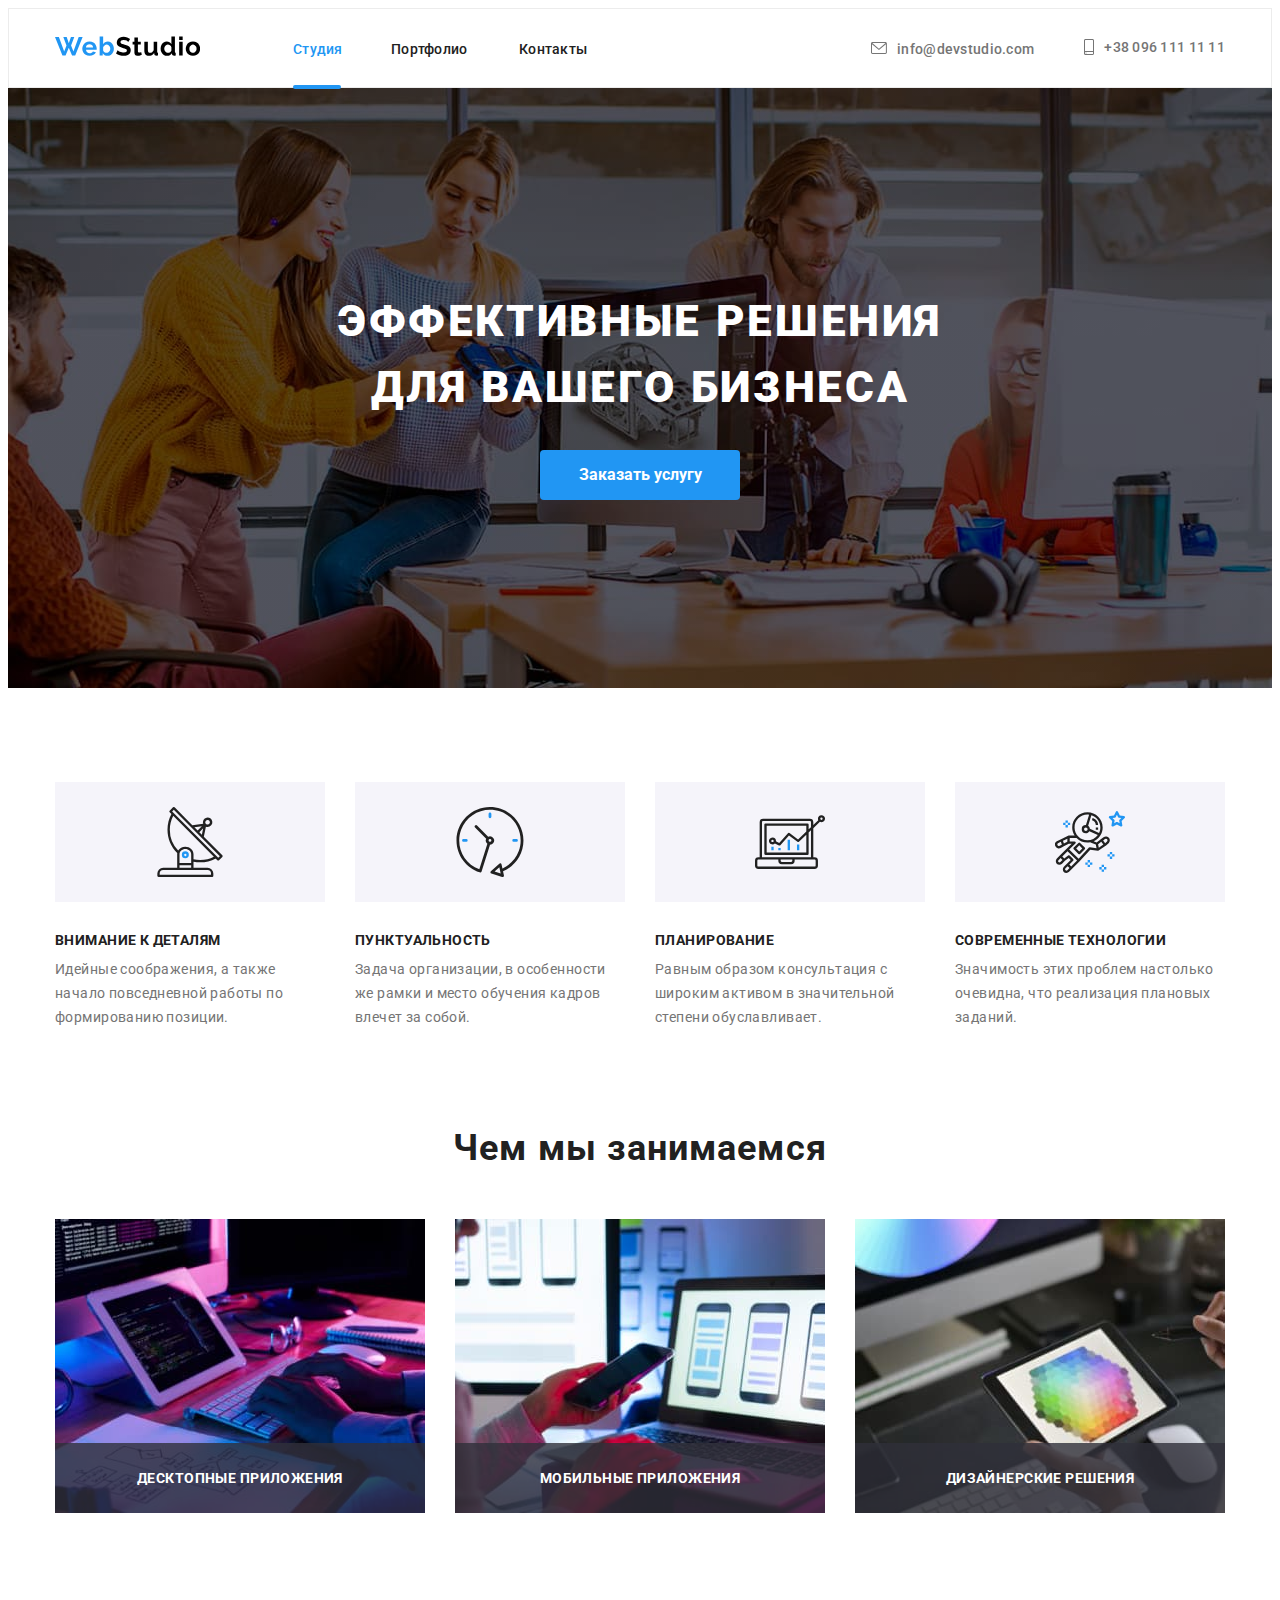
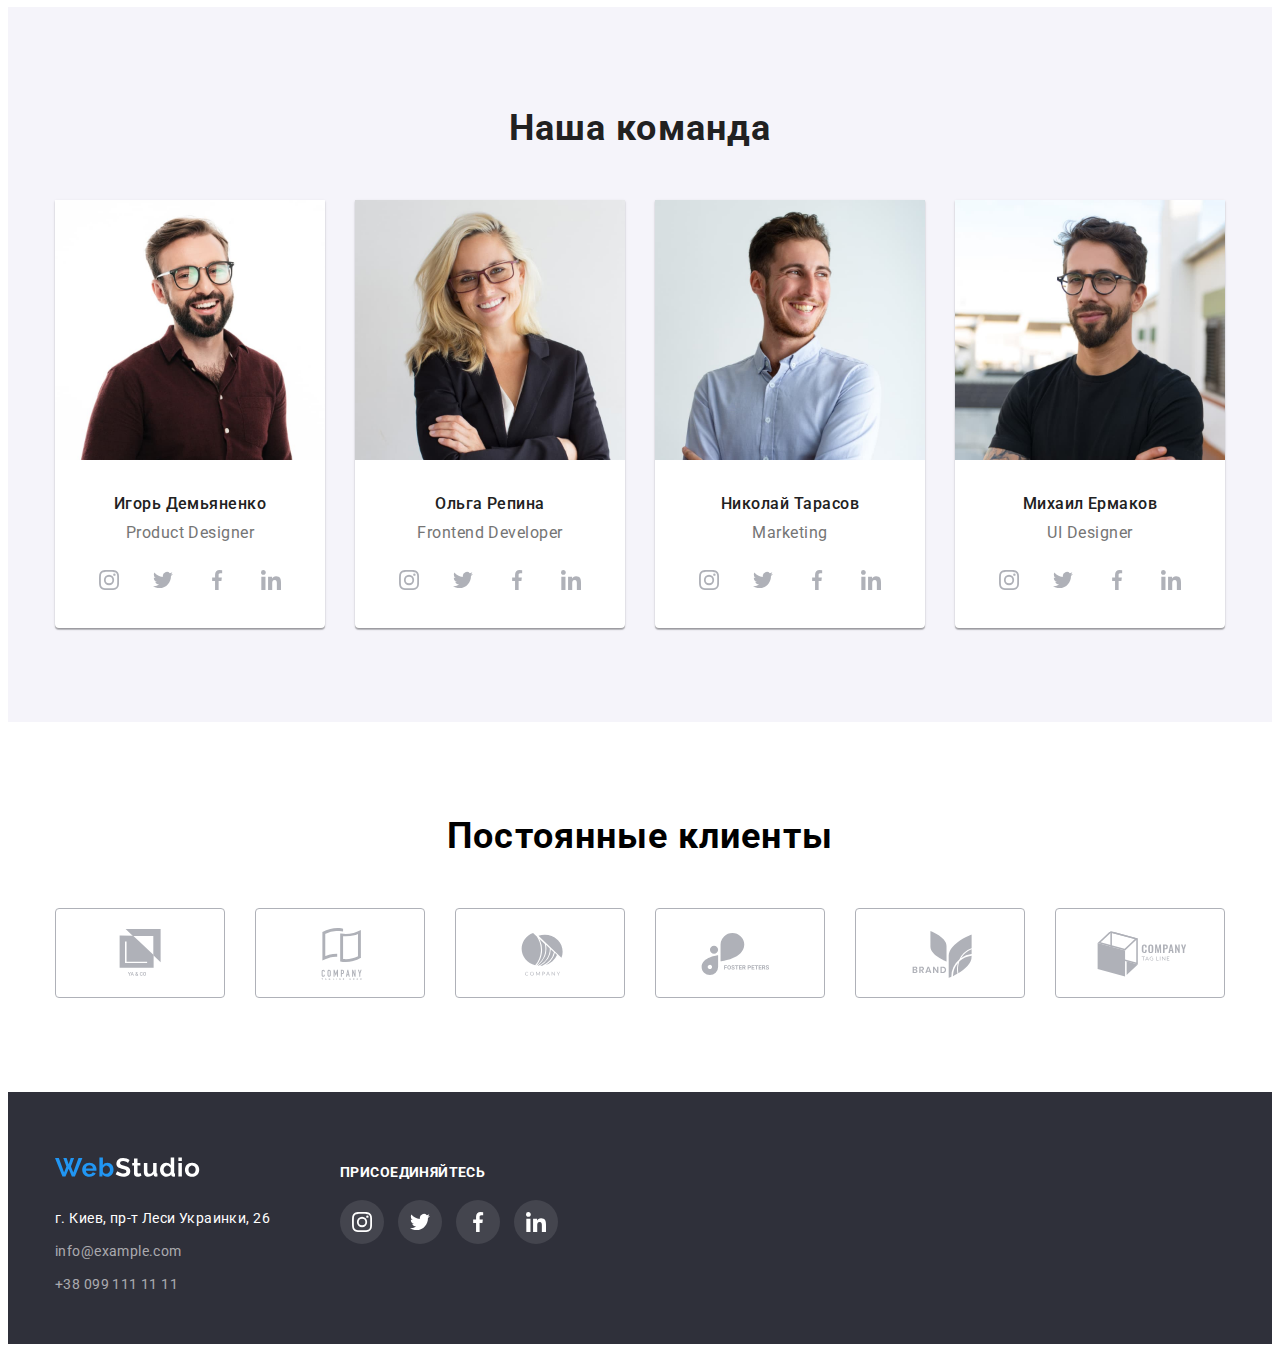
<file: index.html>
<!DOCTYPE html>
<html lang="ru">
  <head>
    <meta charset="UTF-8" />
    <meta name="viewport" content="width=device-width, initial-scale=1.0" />
    <title>Веб-Студия</title>
    <link
      rel="stylesheet"
      href="https://cdnjs.cloudflare.com/ajax/libs/modern-normalize/1.0.0/modern-normalize.min.css"
      integrity="sha512-ISS7cAi1PEhQ8jnbJpJZMd29NlhNj4AWYyLOSp2CE/CsHxTCu+r+t0D2yoJudVrd0/8fTVPUVDzY5Tvli75u/g=="
      crossorigin="anonymous"
    />
    <link rel="preconnect" href="https://fonts.gstatic.com" />
    <link
      href="https://fonts.googleapis.com/css2?family=Roboto:wght@400;500;700;900&display=swap"
      rel="stylesheet"
    />
    <link rel="stylesheet" href="./css/style.css" />
  </head>

  <body>
    <!-- Шапка сайта -->
    <header class="header">
      <div class="container-menu">
        <nav class="menu">
          <a href="#">
            <svg class="logo">
              <use href="./images/symbol.svg#webstudio"></use>
            </svg>
          </a>
          <ul class="menu-list">
            <li class="menu-list-item">
              <a class="menu-link-studio" href="./index.html">Студия</a>
            </li>
            <li class="menu-list-item">
              <a class="menu-link-studio-portfolio" href="./portfolio.html"
                >Портфолио</a
              >
            </li>
            <li class="menu-list-item">
              <a class="menu-link-studio-contacts" href="#">Контакты</a>
            </li>
          </ul>
          <address class="address">
            <ul class="address-list">
              <li class="envelope-item">
                <a class="address-link-mail" href="mailto:info@devstudio.com"
                  ><svg class="envelope">
                    <use href="./images/symbol.svg#envelope"></use>
                  </svg>
                  info@devstudio.com</a
                >
              </li>
              <li class="phone-item">
                <a class="address-link-phone" href="tel:+380961111111"
                  ><svg class="phone">
                    <use href="./images/symbol.svg#smartphone"></use>
                  </svg>
                  +38 096 111 11 11</a
                >
              </li>
            </ul>
          </address>
        </nav>
      </div>
    </header>
    <!-- /Шапка сайта -->
    <main>
      <!-- TOP -->
      <section class="top">
        <div class="container-top">
          <h1 class="top-title">Эффективные решения для вашего бизнеса</h1>
          <div class="order-button">
            <a class="order" href="#" data-open-modal>Заказать услугу</a>
          </div>
        </div>
      </section>
      <!-- /TOP -->
      <!-- О нас -->
      <section class="feature">
        <div class="container-feature">
          <ul class="feature-list">
            <li class="feature-list-item">
              <span class="feature-svg">
                <svg>
                  <use href="./images/symbol.svg#antenna"></use>
                </svg>
              </span>
              <h3 class="feature-title">Внимание к деталям</h3>
              <p class="feature-text">
                Идейные соображения, а также начало повседневной работы по
                формированию позиции.
              </p>
            </li>
            <li class="feature-list-item">
              <span class="feature-svg">
                <svg>
                  <use href="./images/symbol.svg#clock"></use>
                </svg>
              </span>
              <h3 class="feature-title">Пунктуальность</h3>
              <p class="feature-text">
                Задача организации, в особенности же рамки и место обучения
                кадров влечет за собой.
              </p>
            </li>
            <li class="feature-list-item">
              <span class="feature-svg">
                <svg>
                  <use href="./images/symbol.svg#diagram"></use>
                </svg>
              </span>
              <h3 class="feature-title">Планирование</h3>
              <p class="feature-text">
                Равным образом консультация с широким активом в значительной
                степени обуславливает.
              </p>
            </li>
            <li class="feature-list-item">
              <span class="feature-svg">
                <svg>
                  <use href="./images/symbol.svg#astronaut"></use>
                </svg>
              </span>
              <h3 class="feature-title">Современные технологии</h3>
              <p class="feature-text">
                Значимость этих проблем настолько очевидна, что реализация
                плановых заданий.
              </p>
            </li>
          </ul>
        </div>
      </section>
      <!-- /О нас -->
      <!-- Наши спецификации -->
      <section class="orientation">
        <div class="container-orientation">
          <h2 class="orientation-title">Чем мы занимаемся</h2>
          <ul class="orientation-list">
            <li class="orientation-list-item">
              <img
                src="./images/specific1.jpg"
                width="370"
                height="294"
                alt="Верстка сайтов"
              />
              <div class="orientation-box">
                <p class="orientation-text">Десктопные приложения</p>
              </div>
            </li>
            <li class="orientation-list-item">
              <img
                src="./images/specific2.jpg"
                width="370"
                height="294"
                alt="Мобильные приложения"
              />
              <div class="orientation-box">
                <p class="orientation-text">Мобильные приложения</p>
              </div>
            </li>
            <li class="orientation-list-item">
              <img
                src="./images/specific3.jpg"
                width="370"
                height="294"
                alt="Дизайн"
              />
              <div class="orientation-box">
                <p class="orientation-text">Дизайнерские решения</p>
              </div>
            </li>
          </ul>
        </div>
      </section>
      <!-- Наши спецификаци -->
      <!-- Наша команда -->
      <section class="team">
        <div class="container-team">
          <h2 class="team-title">Наша команда</h2>
          <ul class="team-list">
            <li class="team-item">
              <img
                class="team-images"
                src="./images/igor.jpg"
                width="270"
                height="260"
                alt="Игорь Демьяненко-Product Designer"
              />
              <h3 class="person-title">Игорь Демьяненко</h3>
              <p class="person-text">Product Designer</p>
              <span class="social-network">
                <a class="social-network-button" href="#">
                  <svg class="social-networks-icon" width="20px" height="20px">
                    <use href="./images/symbol.svg#instagram"></use>
                  </svg>
                </a>
                <a class="social-network-button" href="#">
                  <svg class="social-networks-icon" width="20px" height="20px">
                    <use href="./images/symbol.svg#twitter"></use>
                  </svg>
                </a>
                <a class="social-network-button" href="#">
                  <svg class="social-networks-icon" width="20px" height="20px">
                    <use href="./images/symbol.svg#facebook"></use>
                  </svg>
                </a>
                <a class="social-network-button" href="#">
                  <svg class="social-networks-icon" width="20px" height="20px">
                    <use href="./images/symbol.svg#linkedin"></use>
                  </svg>
                </a>
              </span>
            </li>
            <li class="team-item">
              <img
                class="team-images"
                src="./images/olga.jpg"
                width="270"
                height="260"
                alt="Ольга Репина-Frontend Developer"
              />
              <h3 class="person-title">Ольга Репина</h3>
              <p class="person-text">Frontend Developer</p>
              <span class="social-network">
                <a class="social-network-button" href="#">
                  <svg class="social-networks-icon" width="20px" height="20px">
                    <use href="./images/symbol.svg#instagram"></use>
                  </svg>
                </a>
                <a class="social-network-button" href="#">
                  <svg class="social-networks-icon" width="20px" height="20px">
                    <use href="./images/symbol.svg#twitter"></use>
                  </svg>
                </a>
                <a class="social-network-button" href="#">
                  <svg class="social-networks-icon" width="20px" height="20px">
                    <use href="./images/symbol.svg#facebook"></use>
                  </svg>
                </a>
                <a class="social-network-button" href="#">
                  <svg class="social-networks-icon" width="20px" height="20px">
                    <use href="./images/symbol.svg#linkedin"></use>
                  </svg>
                </a>
              </span>
            </li>
            <li class="team-item">
              <img
                class="team-images"
                src="./images/nikolay.jpg"
                width="270"
                height="260"
                alt="Николай Тарасов-Marketing"
              />
              <h3 class="person-title">Николай Тарасов</h3>
              <p class="person-text">Marketing</p>
              <span class="social-network">
                <a class="social-network-button" href="#">
                  <svg class="social-networks-icon" width="20px" height="20px">
                    <use href="./images/symbol.svg#instagram"></use>
                  </svg>
                </a>
                <a class="social-network-button" href="#">
                  <svg class="social-networks-icon" width="20px" height="20px">
                    <use href="./images/symbol.svg#twitter"></use>
                  </svg>
                </a>
                <a class="social-network-button" href="#">
                  <svg class="social-networks-icon" width="20px" height="20px">
                    <use href="./images/symbol.svg#facebook"></use>
                  </svg>
                </a>
                <a class="social-network-button" href="#">
                  <svg class="social-networks-icon" width="20px" height="20px">
                    <use href="./images/symbol.svg#linkedin"></use>
                  </svg>
                </a>
              </span>
            </li>
            <li class="team-item">
              <img
                class="team-images"
                src="./images/mikhail.jpg"
                width="270"
                height="260"
                alt="Михаил Ермаков-UI Designer"
              />
              <h3 class="person-title">Михаил Ермаков</h3>
              <p class="person-text">UI Designer</p>
              <span class="social-network">
                <a class="social-network-button" href="#">
                  <svg width="20px" height="20px">
                    <use href="./images/symbol.svg#instagram"></use>
                  </svg>
                </a>
                <a class="social-network-button" href="#">
                  <svg width="20px" height="20px">
                    <use href="./images/symbol.svg#twitter"></use>
                  </svg>
                </a>
                <a class="social-network-button" href="#">
                  <svg width="20px" height="20px">
                    <use href="./images/symbol.svg#facebook"></use>
                  </svg>
                </a>
                <a class="social-network-button" href="#">
                  <svg width="20px" height="20px">
                    <use href="./images/symbol.svg#linkedin"></use>
                  </svg>
                </a>
              </span>
            </li>
          </ul>
        </div>
      </section>
    </main>
    <!-- /Наша команда -->
    <!-- Постоянные Клиенты -->
    <section class="clients">
      <div class="container-clients">
        <h2 class="clients-title">Постоянные клиенты</h2>
        <span class="clients-box">
          <a class="clients-link" href="#">
            <svg class="clients-svg" width="170px" height="90px">
              <use href="./images/symbol.svg#Client1"></use>
            </svg>
          </a>
          <a class="clients-link" href="#">
            <svg class="clients-svg" width="170px" height="90px">
              <use href="./images/symbol.svg#Client2"></use>
            </svg>
          </a>
          <a class="clients-link" href="#">
            <svg class="clients-svg" width="170px" height="90px">
              <use href="./images/symbol.svg#Client3"></use>
            </svg>
          </a>
          <a class="clients-link" href="#">
            <svg class="clients-svg" width="170px" height="90px">
              <use href="./images/symbol.svg#Client4"></use>
            </svg>
          </a>
          <a class="clients-link" href="#">
            <svg class="clients-svg" width="170px" height="90px">
              <use href="./images/symbol.svg#Client5"></use>
            </svg>
          </a>
          <a class="clients-link" href="#">
            <svg class="clients-svg" width="170px" height="90px">
              <use href="./images/symbol.svg#Client6"></use>
            </svg>
          </a>
        </span>
      </div>
    </section>

    <!-- /Постоянные клиенты -->
    <!-- Контакты -->
    <footer class="footer">
      <div class="container-footer">
        <div class="footer-address">
          <svg class="logo-white">
            <use href="./images/symbol.svg#webstudiowhite"></use>
          </svg>
          <ul class="footer-list">
            <li>
              <address>
                <a class="address-location" href="#"
                  >г. Киев, пр-т Леси Украинки, 26</a
                >
              </address>
            </li>
            <li>
              <address>
                <a class="address-footer-mail" href="mailto:info@example.com"
                  >info@example.com</a
                >
              </address>
            </li>
            <li>
              <address>
                <a class="address-footer-phone" href="tel:+380991111111"
                  >+38 099 111 11 11</a
                >
              </address>
            </li>
          </ul>
        </div>
        <div class="footer-network">
          <h3 class="footer-title">присоединяйтесь</h3>
          <a class="footer-network-button" href="#">
            <svg width="20px" height="20px">
              <use href="./images/symbol.svg#instagram"></use>
            </svg>
          </a>
          <a class="footer-network-button" href="#">
            <svg width="20px" height="20px">
              <use href="./images/symbol.svg#twitter"></use>
            </svg>
          </a>
          <a class="footer-network-button" href="#">
            <svg width="20px" height="20px">
              <use href="./images/symbol.svg#facebook"></use>
            </svg>
          </a>
          <a class="footer-network-button" href="#">
            <svg width="20px" height="20px">
              <use href="./images/symbol.svg#linkedin"></use>
            </svg>
          </a>
        </div>
      </div>
    </footer>
    <!-- /Контакты -->
    <!-- Модальное окно -->
    <div class="backdrop is-hidden" data-backdrop>
      <div class="modal">
        <a class="button-modal" data-close-modal>
          <svg class="svg-button">
            <use href="./images/symbol.svg#close"></use>
          </svg>
        </a>
      </div>
    </div>
    <script>
      const refs = {
        openModalBtn: document.querySelector("[data-open-modal]"),
        closeModalBtn: document.querySelector("[data-close-modal]"),
        backdrop: document.querySelector("[data-backdrop]"),
      };

      refs.openModalBtn.addEventListener("click", toggleModal);
      refs.closeModalBtn.addEventListener("click", toggleModal);

      refs.backdrop.addEventListener("click", logBackdropClick);

      function toggleModal() {
        refs.backdrop.classList.toggle("is-hidden");
      }

      function logBackdropClick() {
        console.log("Это клик в бекдроп");
      }
    </script>
    <!-- /Модальное окно -->
  </body>
</html>
</file>
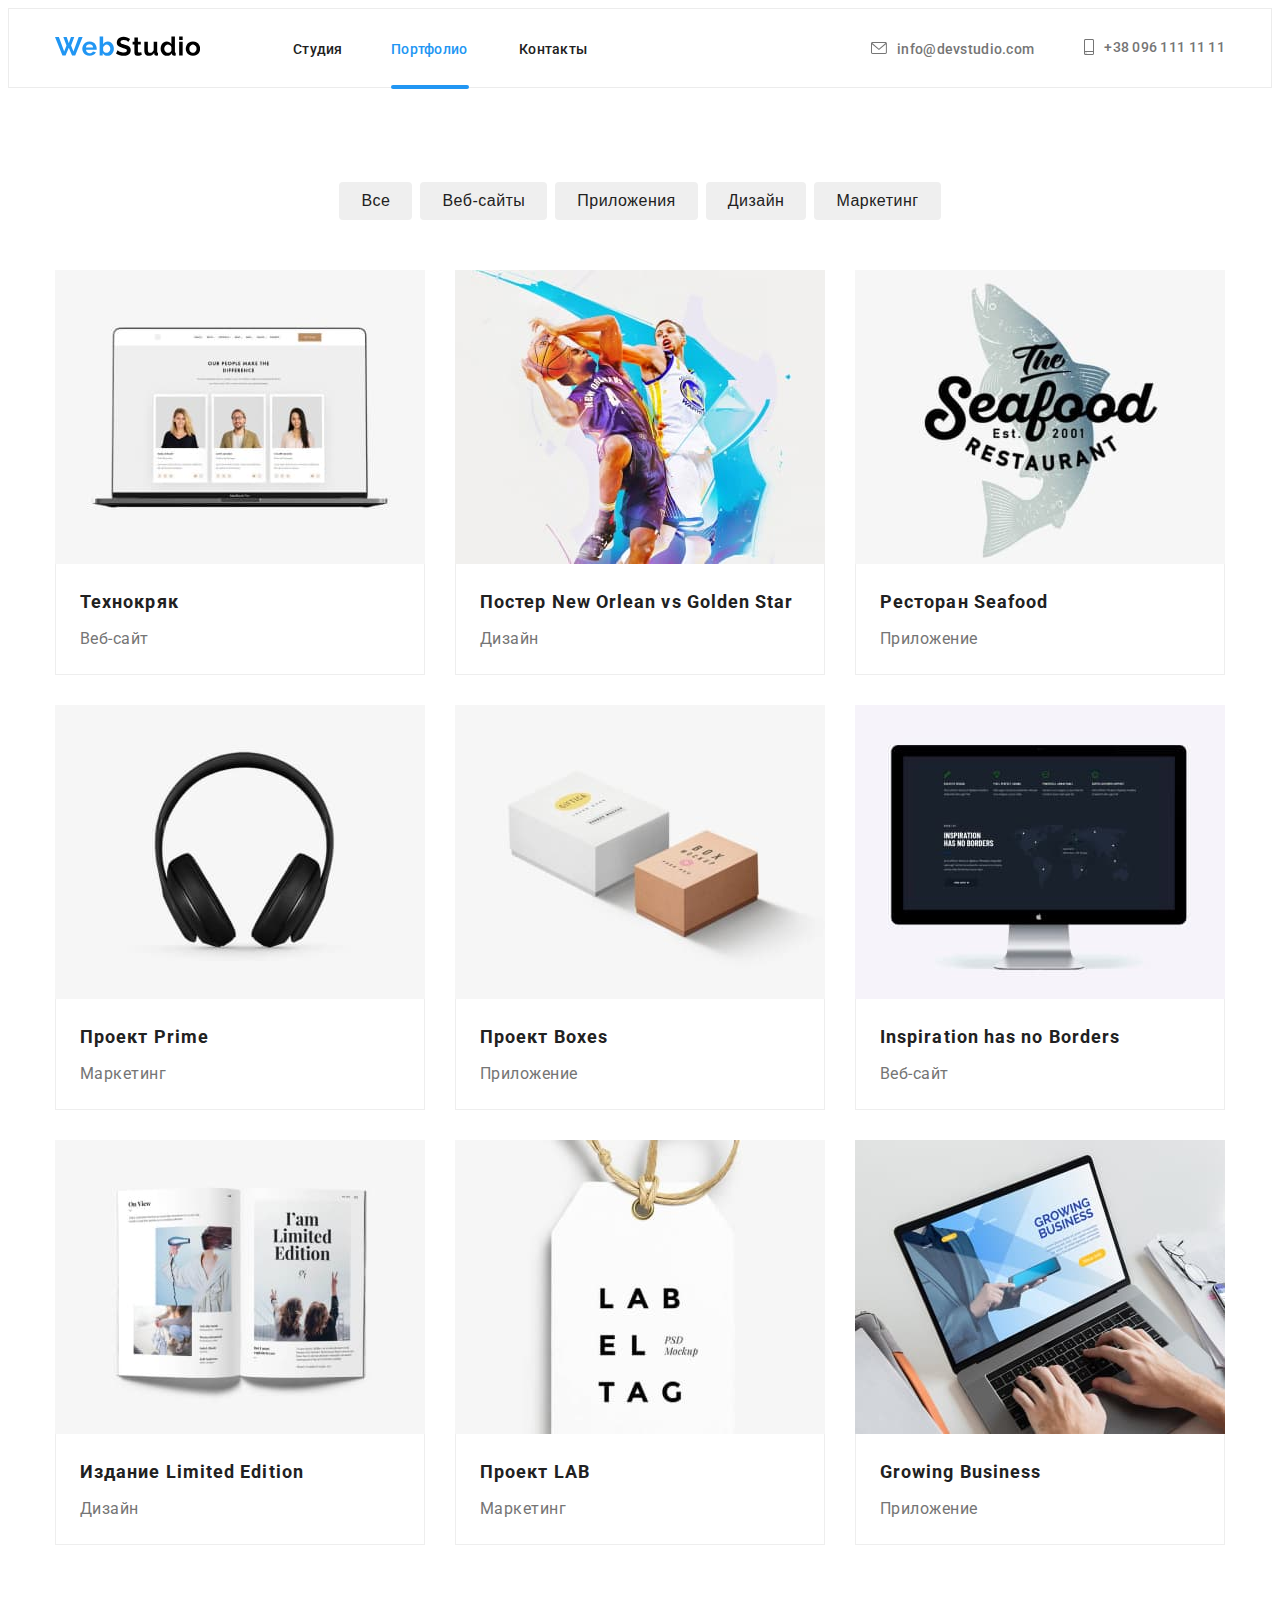
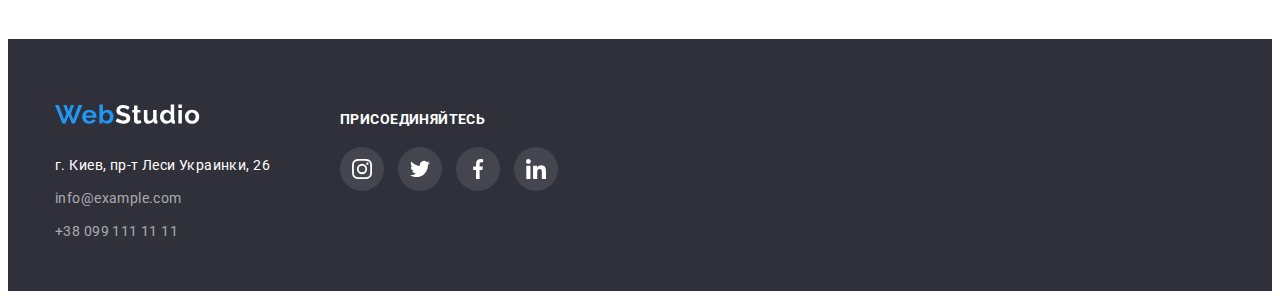
<file: portfolio.html>
<!DOCTYPE html>
<html lang="ru">
  <head>
    <meta charset="UTF-8" />
    <meta name="viewport" content="width=device-width, initial-scale=1.0" />
    <title>Портфолио</title>
    <link
      rel="stylesheet"
      href="https://cdnjs.cloudflare.com/ajax/libs/modern-normalize/1.0.0/modern-normalize.min.css"
      integrity="sha512-ISS7cAi1PEhQ8jnbJpJZMd29NlhNj4AWYyLOSp2CE/CsHxTCu+r+t0D2yoJudVrd0/8fTVPUVDzY5Tvli75u/g=="
      crossorigin="anonymous"
    />
    <link rel="preconnect" href="https://fonts.gstatic.com" />
    <link
      href="https://fonts.googleapis.com/css2?family=Roboto:wght@400;500;700;900&display=swap"
      rel="stylesheet"
    />
    <link rel="stylesheet" href="./css/style.css" />
  </head>

  <body>
    <!-- Шапка сайта -->
    <header class="header">
      <div class="container-menu">
        <nav class="menu">
          <a href="#">
            <svg class="logo">
              <use href="./images/symbol.svg#webstudio"></use>
            </svg>
          </a>
          <ul class="menu-list">
            <li class="menu-list-item">
              <a class="menu-link-portfolio-studio" href="./index.html"
                >Студия</a
              >
            </li>
            <li class="menu-list-item">
              <a class="menu-link-portfolio" href="./portfolio.html"
                >Портфолио</a
              >
            </li>
            <li class="menu-list-item">
              <a class="menu-link-portfolio-contacts" href="#">Контакты</a>
            </li>
          </ul>
          <address class="address">
            <ul class="address-list">
              <li class="envelope-item">
                <a class="address-link-mail" href="mailto:info@devstudio.com"
                  ><svg class="envelope">
                    <use href="./images/symbol.svg#envelope"></use>
                  </svg>
                  info@devstudio.com</a
                >
              </li>
              <li class="phone-item">
                <a class="address-link-phone" href="tel:+380961111111"
                  ><svg class="phone">
                    <use href="./images/symbol.svg#smartphone"></use>
                  </svg>
                  +38 096 111 11 11</a
                >
              </li>
            </ul>
          </address>
        </nav>
      </div>
    </header>
    <!-- /Шапка сайта -->
    <main>
      <!-- Фильтр     -->
      <section class="filter">
        <div class="container-filter">
          <ul class="filter-list">
            <li class="filter-item">
              <button class="filter-button" type="button">Все</button>
            </li>
            <li class="filter-item">
              <button class="filter-button" type="button">Веб-сайты</button>
            </li>
            <li class="filter-item">
              <button class="filter-button" type="button">Приложения</button>
            </li>
            <li class="filter-item">
              <button class="filter-button" type="button">Дизайн</button>
            </li>
            <li class="filter-item">
              <button class="filter-button" type="button">Маркетинг</button>
            </li>
          </ul>
        </div>
      </section>
      <!-- /Фильтр     -->
      <!-- Портфолио -->
      <section class="portfolio">
        <div class="container-portfolio">
          <ul class="portfolio-list">
            <li class="flex-elements">
              <a class="portfolio-link" href="#">
                <div class="img-thumb">
                  <img
                    class="portfolio-img"
                    src="./images/portfolio1.jpg"
                    width="370"
                    height="294"
                    alt="Ноутбук с открытым веб-сайтом"
                  />
                  <div class="product-overlay">
                    <div class="action-text-container">
                      <p class="action-text">
                        Технокряк это современная площадка распространения
                        коронавируса. Компании используют эту платформу для
                        цифрового шпионажа и атак на защищённые сервера
                        конкурентов.
                      </p>
                    </div>
                  </div>
                </div>
                <h3 class="portfolio-title">Технокряк</h3>
                <p class="portfolio-text">Веб-сайт</p>
              </a>
            </li>
            <li class="flex-elements">
              <a class="portfolio-link" href="#">
                <div class="img-thumb">
                  <img
                    class="portfolio-img"
                    src="./images/portfolio2.jpg"
                    width="370"
                    height="294"
                    alt="Постер New Orlean vs Golden Star"
                  />
                  <div class="product-overlay">
                    <div class="action-text-container">
                      <p class="action-text">
                        Lorem ipsum dolor, sit amet consectetur adipisicing
                        elit. Aut magnam ex obcaecati cupiditate, asperiores,
                        quos est sit illum, non minima recusandae sapiente quis
                        veniam! Molestiae?
                      </p>
                    </div>
                  </div>
                </div>
                <h3 class="portfolio-title">
                  Постер New Orlean vs Golden Star
                </h3>
                <p class="portfolio-text">Дизайн</p>
              </a>
            </li>
            <li class="flex-elements">
              <a class="portfolio-link" href="#">
                <div class="img-thumb">
                  <img
                    class="portfolio-img"
                    src="./images/portfolio3.jpg"
                    width="370"
                    height="294"
                    alt="Логотип ресторана seafood"
                  />
                  <div class="product-overlay">
                    <div class="action-text-container">
                      <p class="action-text">
                        Lorem ipsum dolor sit amet consectetur adipisicing elit.
                        Modi temporibus aspernatur eum excepturi corporis
                        aperiam fugit. Illo assumenda totam culpa quod ratione
                        quos sint unde sit incidunt dolor.
                      </p>
                    </div>
                  </div>
                </div>
                <h3 class="portfolio-title">Ресторан Seafood</h3>
                <p class="portfolio-text">Приложение</p>
              </a>
            </li>
            <li class="flex-elements">
              <a class="portfolio-link" href="#">
                <div class="img-thumb">
                  <img
                    class="portfolio-img"
                    src="./images/portfolio4.jpg"
                    width="370"
                    height="294"
                    alt="Наушники"
                  />
                  <div class="product-overlay">
                    <div class="action-text-container">
                      <p class="action-text">
                        Lorem ipsum dolor sit amet consectetur adipisicing elit.
                        Nam quisquam ad non sapiente voluptates aspernatur
                        cupiditate ipsa asperiores soluta! Voluptate, quae?
                      </p>
                    </div>
                  </div>
                </div>
                <h3 class="portfolio-title">Проект Prime</h3>
                <p class="portfolio-text">Маркетинг</p>
              </a>
            </li>
            <li class="flex-elements">
              <a class="portfolio-link" href="#">
                <div class="img-thumb">
                  <img
                    class="portfolio-img"
                    src="./images/portfolio5.jpg"
                    width="370"
                    height="294"
                    alt="2 коробки"
                  />
                  <div class="product-overlay">
                    <div class="action-text-container">
                      <p class="action-text">
                        Lorem ipsum dolor sit amet, consectetur adipisicing
                        elit. Ea minus, a quod eveniet atque quia molestiae
                        reprehenderit consequuntur animi quas minima debitis vel
                        enim rem excepturi quidem corrupti consequatur
                        voluptatum?
                      </p>
                    </div>
                  </div>
                </div>
                <h3 class="portfolio-title">Проект Boxes</h3>
                <p class="portfolio-text">Приложение</p>
              </a>
            </li>
            <li class="flex-elements">
              <a class="portfolio-link" href="#">
                <div class="img-thumb">
                  <img
                    class="portfolio-img"
                    src="./images/portfolio6.jpg"
                    width="370"
                    height="294"
                    alt="Mac с открытым веб-сайтом"
                  />
                  <div class="product-overlay">
                    <div class="action-text-container">
                      <p class="action-text">
                        Lorem ipsum dolor sit amet consectetur, adipisicing
                        elit. Dolor eligendi quae fugiat adipisci maiores
                        nostrum nam dignissimos! Quaerat fuga quas laudantium
                        tempore corporis similique voluptatem quidem.
                      </p>
                    </div>
                  </div>
                </div>
                <h3 class="portfolio-title">Inspiration has no Borders</h3>
                <p class="portfolio-text">Веб-сайт</p>
              </a>
            </li>
            <li class="flex-elements">
              <a class="portfolio-link" href="#">
                <div class="img-thumb">
                  <img
                    class="portfolio-img"
                    src="./images/portfolio7.jpg"
                    width="370"
                    height="294"
                    alt="Книга"
                  />
                  <div class="product-overlay">
                    <div class="action-text-container">
                      <p class="action-text">
                        Lorem ipsum dolor sit amet consectetur adipisicing elit.
                        Eaque obcaecati magnam expedita, assumenda quaerat
                        tenetur, nam optio, quas dolorem provident ratione?
                        Voluptatibus pariatur laborum eos ut quo quos atque
                        officia voluptate!
                      </p>
                    </div>
                  </div>
                </div>
                <h3 class="portfolio-title">Издание Limited Edition</h3>
                <p class="portfolio-text">Дизайн</p>
              </a>
            </li>
            <li class="flex-elements">
              <a class="portfolio-link" href="#">
                <div class="img-thumb">
                  <img
                    class="portfolio-img"
                    src="./images/portfolio8.jpg"
                    width="370"
                    height="294"
                    alt="Бирка"
                  />
                  <div class="product-overlay">
                    <div class="action-text-container">
                      <p class="action-text">
                        Lorem, ipsum dolor sit amet consectetur adipisicing
                        elit. Voluptate natus neque distinctio nam aliquam
                        beatae aliquid cumque?
                      </p>
                    </div>
                  </div>
                </div>
                <h3 class="portfolio-title">Проект LAB</h3>
                <p class="portfolio-text">Маркетинг</p>
              </a>
            </li>
            <li class="flex-elements">
              <a class="portfolio-link" href="#">
                <div class="img-thumb">
                  <img
                    class="portfolio-img"
                    src="./images/portfolio9.jpg"
                    width="370"
                    height="294"
                    alt="Ноутбук с открытым приложением"
                  />
                  <div class="product-overlay">
                    <div class="action-text-container">
                      <p class="action-text">
                        Lorem ipsum dolor, sit amet consectetur adipisicing
                        elit. Debitis accusantium saepe iure nemo quam a sit vel
                        quos repellendus, ipsa voluptas, ab quidem qui!
                      </p>
                    </div>
                  </div>
                </div>
                <h3 class="portfolio-title">Growing Business</h3>
                <p class="portfolio-text">Приложение</p>
              </a>
            </li>
          </ul>
        </div>
      </section>
    </main>
    <!-- /Портфолио -->
    <!-- Контакты -->
    <footer class="footer">
      <div class="container-footer">
        <div class="footer-address">
          <svg class="logo-white">
            <use href="./images/symbol.svg#webstudiowhite"></use>
          </svg>
          <ul class="footer-list">
            <li>
              <address>
                <a class="address-location" href="#"
                  >г. Киев, пр-т Леси Украинки, 26</a
                >
              </address>
            </li>
            <li>
              <address>
                <a class="address-footer-mail" href="mailto:info@example.com"
                  >info@example.com</a
                >
              </address>
            </li>
            <li>
              <address>
                <a class="address-footer-phone" href="tel:+380991111111"
                  >+38 099 111 11 11</a
                >
              </address>
            </li>
          </ul>
        </div>
        <div class="footer-network">
          <h3 class="footer-title">присоединяйтесь</h3>
          <a class="footer-network-button" href="#">
            <svg width="20px" height="20px">
              <use href="./images/symbol.svg#instagram"></use>
            </svg>
          </a>
          <a class="footer-network-button" href="#">
            <svg width="20px" height="20px">
              <use href="./images/symbol.svg#twitter"></use>
            </svg>
          </a>
          <a class="footer-network-button" href="#">
            <svg width="20px" height="20px">
              <use href="./images/symbol.svg#facebook"></use>
            </svg>
          </a>
          <a class="footer-network-button" href="#">
            <svg width="20px" height="20px">
              <use href="./images/symbol.svg#linkedin"></use>
            </svg>
          </a>
        </div>
      </div>
    </footer>
    <!-- /Контакты -->
  </body>
</html>
</file>
<file: css/style.css>
/* Основной цвет текста color: #212121; */
/* Вторичный цвет текста color: #757575; */
/* Акцент #2196F3; */
/* Белый #FFFFFF; */
/* Цвет адрес футер rgba(255, 255, 255, 0.6); */

:root {
  --primary-text-color: #212121;
  --secondary-text-color: #757575;
  --accent-color: #2196f3;
  --white-text-color: #ffffff;
  --footer-address-text-color: rgba(255, 255, 255, 0.6);
  --background-top-footer: #2f303a;
  --primary-background-color: #ffffff;
  --secondary-background-color: #f5f4fa;
  --header-border-color: #ececec;
  --border-color: #eeeeee;
  --shadow: 0px 1px 3px rgba(0, 0, 0, 0.12), 0px 1px 1px rgba(0, 0, 0, 0.14),
    0px 2px 1px rgba(0, 0, 0, 0.2);
  --icons-color: #afb1b8;
  --icons-footer-color: rgba(255, 255, 255, 0.1);
  --orientation-box-color: rgba(47, 48, 58, 0.8);
  --portfolio-cards-background: rgba(33, 150, 243, 0.9);
  --backdrop-color: rgba(0, 0, 0, 0.2);
  --modal-button-bc: rgba(0, 0, 0, 0.1);
  --filter-button-shadow: 0px 3px 1px rgba(0, 0, 0, 0.1),
    0px 1px 2px rgba(0, 0, 0, 0.08), 0px 2px 2px rgba(0, 0, 0, 0.12);
  --box-shadow: 0px 1px 3px rgba(0, 0, 0, 0.12), 0px 1px 1px rgba(0, 0, 0, 0.14),
    0px 2px 1px rgba(0, 0, 0, 0.2);
}

html {
  box-sizing: border-box;
}

*,
*::before,
*::after {
  box-sizing: inherit;
}

body {
  font-family: "Roboto", sans-serif;
  font-style: normal;
}

/* Шапка сайта */

.header {
  display: block;
  position: relative;
  max-height: 80px;
  background-color: var(--primary-background-color);
  border: 1px solid var(--header-border-color);
}

.menu {
  display: flex;
  align-items: center;
}

.logo {
  width: 145px;
  height: 31px;
}

.container-menu {
  width: 1200px;
  padding-left: 15px;
  padding-right: 15px;
  margin-left: auto;
  margin-right: auto;
}

.menu-list {
  margin-left: 93px;

  display: flex;
  padding-right: 0;
  padding-left: 0;
  margin-top: 0;
  margin-bottom: 0;

  list-style: none;
}

.menu-list-item:not(:last-child) {
  margin-right: 50px;
}

.menu-link-studio-portfolio,
.menu-link-studio-portfolio:visited {
  display: block;
  width: 78px;
  position: relative;
  padding-bottom: 32px;
  padding-top: 32px;

  color: var(--primary-text-color);
  font-weight: 500;
  font-size: 14px;
  line-height: 1.142;
  letter-spacing: 0.02em;
  text-decoration: none;

  transition: color 250ms cubic-bezier(0.4, 0, 0.2, 1);
}

.menu-link-studio-portfolio::before {
  display: inline-block;
  position: absolute;
  opacity: 0;
  bottom: 0;
  content: " ";
  width: 78px;
  height: 4px;
  border-radius: 2px;
  background-color: var(--accent-color);

  transition: 250ms cubic-bezier(0.4, 0, 0.2, 1);
}

.menu-link-studio-portfolio:hover::before,
.menu-link-studio-portfolio:focus::before {
  opacity: 1;
}

.menu-link-studio-portfolio:hover,
.menu-link-studio-portfolio:active,
.menu-link-studio-portfolio:focus {
  color: var(--accent-color);
}

.menu-link-studio-contacts,
.menu-link-studio-contacts:visited {
  display: block;
  position: relative;
  width: 68px;
  padding-bottom: 32px;
  padding-top: 32px;

  color: var(--primary-text-color);
  font-weight: 500;
  font-size: 14px;
  line-height: 1.142;
  letter-spacing: 0.02em;
  text-decoration: none;

  transition: color 250ms cubic-bezier(0.4, 0, 0.2, 1);
}

.menu-link-studio-contacts::before {
  display: inline-block;
  position: absolute;
  opacity: 0;
  bottom: 0;
  content: " ";
  width: 68px;
  height: 4px;
  border-radius: 2px;
  background-color: var(--accent-color);

  transition: 250ms cubic-bezier(0.4, 0, 0.2, 1);
}

.menu-link-studio-contacts:hover::before,
.menu-link-studio-contacts:focus::before {
  opacity: 1;
}

.menu-link-studio-contacts:hover,
.menu-link-studio-contacts:active,
.menu-link-studio-contacts:focus {
  color: var(--accent-color);
}

.menu-link-studio {
  display: block;
  width: 48px;
  padding-bottom: 32px;
  padding-top: 32px;
  position: relative;
  color: var(--accent-color);
  font-weight: 500;
  font-size: 14px;
  line-height: 1.142;
  letter-spacing: 0.02em;
  text-decoration: none;
}

.menu-link-studio::before {
  display: inline-block;
  position: absolute;
  bottom: 0;
  content: " ";
  width: 48px;
  height: 4px;
  border-radius: 2px;
  background-color: var(--accent-color);
}

.menu-link-portfolio-studio,
.menu-link-portfolio-studio:visited {
  display: block;
  width: 48px;
  position: relative;
  padding-bottom: 32px;
  padding-top: 32px;

  color: var(--primary-text-color);
  font-weight: 500;
  font-size: 14px;
  line-height: 1.142;
  letter-spacing: 0.02em;
  text-decoration: none;

  transition: color 250ms cubic-bezier(0.4, 0, 0.2, 1);
}

.menu-link-portfolio-studio::before {
  display: inline-block;
  position: absolute;
  opacity: 0;
  bottom: 0;
  content: " ";
  width: 48px;
  height: 4px;
  border-radius: 2px;
  background-color: var(--accent-color);

  transition: 250ms cubic-bezier(0.4, 0, 0.2, 1);
}

.menu-link-portfolio-studio:hover::before,
.menu-link-portfolio-studio:focus::before {
  opacity: 1;
}

.menu-link-portfolio-studio:hover,
.menu-link-portfolio-studio:active,
.menu-link-portfolio-studio:focus {
  color: var(--accent-color);
}

.menu-link-portfolio-contacts,
.menu-link-portfolio-contacts:visited {
  display: block;
  position: relative;
  width: 68px;
  padding-bottom: 32px;
  padding-top: 32px;

  color: var(--primary-text-color);
  font-weight: 500;
  font-size: 14px;
  line-height: 1.142;
  letter-spacing: 0.02em;
  text-decoration: none;

  transition: color 250ms cubic-bezier(0.4, 0, 0.2, 1);
}

.menu-link-portfolio-contacts::before {
  display: inline-block;
  position: absolute;
  opacity: 0;
  bottom: 0;
  content: " ";
  width: 68px;
  height: 4px;
  border-radius: 2px;
  background-color: var(--accent-color);

  transition: 250ms cubic-bezier(0.4, 0, 0.2, 1);
}

.menu-link-portfolio-contacts:hover::before,
.menu-link-portfolio-contacts:focus::before {
  opacity: 1;
}

.menu-link-portfolio-contacts:hover,
.menu-link-portfolio-contacts:active,
.menu-link-portfolio-contacts:focus {
  color: var(--accent-color);
}

.menu-link-portfolio {
  display: block;
  width: 78px;
  position: relative;
  padding-bottom: 32px;
  padding-top: 32px;

  color: var(--accent-color);
  font-weight: 500;
  font-size: 14px;
  line-height: 1.142;
  letter-spacing: 0.02em;
  text-decoration: none;
}

.menu-link-portfolio::before {
  display: inline-block;
  position: absolute;
  bottom: 0;
  content: " ";
  width: 78px;
  height: 4px;
  border-radius: 2px;
  background-color: var(--accent-color);
}

.address {
  margin-left: auto;
  list-style: none;
  display: inline-flex;
}

.address-list {
  list-style: none;
  display: inline-flex;
  align-items: center;
}

.address-link-mail {
  display: inline-flex;
  margin-right: 50px;
  align-items: center;
  color: var(--secondary-text-color);
  fill: var(--secondary-text-color);
  font-style: normal;
  font-weight: 500;
  font-size: 14px;
  line-height: 1.142;
  letter-spacing: 0.02em;
  text-decoration: none;

  transition: 250ms cubic-bezier(0.4, 0, 0.2, 1);
}

.address-link-mail:hover,
.address-link-mail:active,
.address-link-mail:focus {
  color: var(--accent-color);
  fill: var(--accent-color);
}

.envelope {
  margin-right: 10px;
  width: 16px;
  height: 12px;
}

.envelope-item,
.phone-item {
  align-items: center;
}

.address-link-phone {
  display: inline-flex;
  align-items: center;
  color: var(--secondary-text-color);
  fill: var(--secondary-text-color);
  font-style: normal;
  font-weight: 500;
  font-size: 14px;
  line-height: 1.142;
  letter-spacing: 0.02em;
  text-decoration: none;

  transition: 250ms cubic-bezier(0.4, 0, 0.2, 1);
}

.address-link-phone:hover,
.address-link-phone:active,
.address-link-phone:focus {
  color: var(--accent-color);
  fill: var(--accent-color);
}

.phone {
  margin-right: 10px;
  width: 10px;
  height: 16px;
}

/* Шапка сайта */

/* TOP */

.container-top {
  width: 1200px;
  max-height: 600px;
  padding-left: 15px;
  padding-right: 15px;
  margin-left: auto;
  margin-right: auto;
}

.top {
  height: 600px;
  margin-left: auto;
  margin-right: auto;
  background-image: linear-gradient(
      to right,
      rgba(0, 0, 0, 0.4),
      rgba(0, 0, 0, 0.4)
    ),
    url(../images/top-img.jpg);
  background-size: cover;
  background-position: center;
  text-align: center;
}

.top-title {
  padding-top: 200px;
  padding-left: 236px;
  padding-right: 236px;
  margin-top: 0;
  margin-bottom: 30px;

  color: var(--white-text-color);
  font-weight: 900;
  font-size: 44px;
  line-height: 1.5;
  text-align: center;
  letter-spacing: 0.06em;
  text-transform: uppercase;
}

.order-button {
  padding-bottom: 200px;
}

.order,
.order:visited {
  display: inline-block;
  text-align: center;
  min-width: 200px;
  height: 50px;

  background-color: var(--accent-color);
  color: var(--white-text-color);
  font-weight: bold;
  font-size: 16px;
  line-height: 1.875;
  text-decoration: none;
  border-radius: 4px;
  padding: 10px 32px;
}

/* TOP */

/* О нас */

.feature {
  background-color: var(--primary-background-color);
}

.container-feature {
  width: 1200px;
  padding-left: 15px;
  padding-right: 15px;
  margin-left: auto;
  margin-right: auto;
}

.feature-title {
  margin-top: 0;
  margin-bottom: 10px;

  color: var(--primary-text-color);
  font-weight: bold;
  font-size: 14px;
  line-height: 1.142;
  letter-spacing: 0.03em;
  text-transform: uppercase;
}

.feature-list {
  padding-right: 0;
  padding-left: 0;
  padding-top: 94px;
  padding-bottom: 94px;
  margin-top: 0;
  margin-bottom: 0;

  list-style: none;
  display: flex;
}

.feature-list-item {
  width: 270px;
  height: 251px;
  margin-right: 30px;
}

.feature-list:nth-child(4) {
  margin-right: 0;
}

.feature-svg {
  display: inline-flex;
  width: 270px;
  height: 120px;
  padding-top: 25px;
  padding-left: 100px;
  padding-right: 100px;
  padding-bottom: 25px;
  margin-bottom: 30px;
  background-color: var(--secondary-background-color);
}

.feature-text {
  margin-top: 0;
  margin-bottom: 0;

  color: var(--secondary-text-color);
  font-weight: normal;
  font-size: 14px;
  line-height: 1.714;
  letter-spacing: 0.03em;
}

.feature-list-item:not(:last-child) {
  margin-right: 30px;
}

/* О нас */

/* Наши спецификации */

.orientation {
  padding-bottom: 94px;
  background-color: var(--primary-background-color);
}

.container-orientation {
  width: 1200px;
  padding-left: 15px;
  padding-right: 15px;
  margin-left: auto;
  margin-right: auto;
}

.orientation-title {
  margin-top: 0;
  margin-bottom: 50px;
  color: var(--primary-text-color);
  font-weight: bold;
  font-size: 36px;
  line-height: 42px;
  text-align: center;
  letter-spacing: 0.03em;
}

.orientation-list {
  margin-top: 0;
  margin-bottom: 0;
  padding-left: 0;
  padding-right: 0;
  max-height: 294px;
  list-style: none;
  display: flex;
}

.orientation-list-item {
  display: block;
  position: relative;
}

.orientation-list-item:not(:last-child) {
  margin-right: 30px;
}

.orientation-box {
  position: absolute;
  bottom: 0;
  display: block;
  text-align: center;
  width: 370px;
  height: 70px;
  background-color: var(--orientation-box-color);
}

.orientation-text {
  margin: 0;
  padding-top: 27px;
  font-weight: bold;
  font-size: 14px;
  line-height: 1.142;
  letter-spacing: 0.03em;
  text-transform: uppercase;

  color: var(--white-text-color);
}

/* Наши спецификации */

/* Наша комманда */

.container-team {
  width: 1200px;
  padding-left: 15px;
  padding-right: 15px;
  margin-left: auto;
  margin-right: auto;
}

.team {
  padding-bottom: 94px;

  background-color: var(--secondary-background-color);
  text-align: center;
}

.team-images {
  margin-bottom: 30px;
}

.team-title {
  margin-top: 0;
  margin-bottom: 0;
  padding-top: 101px;
  padding-bottom: 50px;

  color: var(--primary-text-color);
  font-weight: bold;
  font-size: 36px;
  line-height: 1.166;
  text-align: center;
  letter-spacing: 0.03em;
}

.team-list {
  margin-top: 0;
  margin-bottom: 0;
  padding-left: 0;
  padding-right: 0;
  list-style: none;
  display: flex;
  align-items: center;
}

.team-item {
  max-width: 270px;
  max-height: 428px;
  background-color: var(--primary-background-color);
  border-radius: 0px 0px 4px 4px;
  box-shadow: var(--shadow);
}

.team-item:not(:last-child) {
  margin-right: 30px;
}

.social-network {
  margin-bottom: 30px;
  margin-left: auto;
  margin-right: auto;
  display: inline-flex;
  align-items: center;
  width: 206px;
  height: 44px;
}

.social-network-button {
  display: inline-flex;
  padding: 12px;
  width: 44px;
  height: 44px;
  border-radius: 50%;
  fill: var(--icons-color);

  transition: 250ms cubic-bezier(0.4, 0, 0.2, 1);
}

.social-network-button:not(:last-child) {
  margin-right: 10px;
}

.social-network-button:hover,
.social-network-button:focus,
.social-network-button:active {
  background-color: var(--accent-color);
  fill: var(--white-text-color);
}

.person-title {
  margin-top: 0;
  margin-bottom: 10px;

  color: var(--primary-text-color);
  font-weight: 500;
  font-size: 16px;
  line-height: 1.187;
  text-align: center;
  letter-spacing: 0.03em;
}

.person-text {
  margin-top: 0;
  margin-bottom: 0;
  padding-bottom: 16px;

  color: var(--secondary-text-color);
  font-weight: normal;
  font-size: 16px;
  line-height: 1.187;
  text-align: center;
  letter-spacing: 0.03em;
}

.person-text:last-child {
  margin-bottom: 0;
}

/* Наша комманда */

/* Постоянные клиенты */

.container-clients {
  width: 1200px;
  padding-left: 15px;
  padding-right: 15px;
  margin-left: auto;
  margin-right: auto;
}

.clients {
  padding-top: 94px;
  padding-bottom: 94px;
}

.clients-title {
  padding-bottom: 50px;
  margin: 0;
  font-weight: bold;
  font-size: 36px;
  line-height: 1.166;
  text-align: center;
  letter-spacing: 0.03em;
}

.clients-box {
  margin-left: auto;
  margin-right: auto;
  display: inline-flex;
  vertical-align: bottom;
}

.clients-link {
  width: 170px;
  height: 90px;
  border: 1px solid var(--icons-color);
  border-radius: 4px;
  border-color: var(--icons-color);
  fill: var(--icons-color);

  transition: 250ms cubic-bezier(0.4, 0, 0.2, 1);
}

.clients-link:not(:last-child) {
  margin-right: 30px;
}

.clients-link:hover,
.clients-link:focus,
.clients-link:active {
  border-color: var(--accent-color);
  fill: var(--accent-color);
}

/* Постояные клиенты */

/* Контакты */

.footer {
  background-color: var(--background-top-footer);
}

.container-footer {
  width: 1200px;
  padding-left: 15px;
  padding-right: 15px;
  margin-left: auto;
  margin-right: auto;
  display: flex;
}

.footer-address {
  height: 252px;
}

.logo-white {
  width: 145px;
  height: 31px;
  margin-top: 60px;
  margin-bottom: 20px;
}

.footer-list {
  margin-top: 0;
  margin-bottom: 0;
  padding-left: 0;
  list-style: none;
}

.address-location,
.address-location:visited {
  display: block;
  margin-bottom: 9px;
  color: var(--white-text-color);
  font-style: normal;
  font-weight: normal;
  font-size: 14px;
  line-height: 1.714;
  letter-spacing: 0.03em;
  text-decoration: none;
}

.address-footer-mail,
.address-footer-mail:visited {
  margin-bottom: 9px;
  display: block;
  color: var(--footer-address-text-color);
  font-style: normal;
  font-weight: normal;
  font-size: 14px;
  line-height: 1.714;
  letter-spacing: 0.03em;
  text-decoration: none;
}

.address-footer-phone,
.address-footer-phone:visited {
  display: block;
  color: var(--footer-address-text-color);
  font-style: normal;
  font-weight: normal;
  font-size: 14px;
  line-height: 1.714;
  letter-spacing: 0.03em;
  text-decoration: none;
}

.footer-network {
  display: block;
  margin-left: 70px;
}

.footer-title {
  margin-top: 72px;
  margin-bottom: 20px;
  font-weight: bold;
  font-size: 14px;
  line-height: 1.142;
  letter-spacing: 0.03em;
  text-transform: uppercase;

  color: var(--white-text-color);
}

.footer-network-button {
  display: inline-flex;
  padding: 12px;
  width: 44px;
  height: 44px;
  border-radius: 50%;
  fill: var(--white-text-color);
  background-color: var(--icons-footer-color);

  transition: 250ms cubic-bezier(0.4, 0, 0.2, 1);
}

.footer-network-button:not(:last-child) {
  margin-right: 10px;
}

.footer-network-button:hover,
.footer-network-button:focus,
.footer-network-button:active {
  background-color: var(--accent-color);
  fill: var(--white-text-color);
}

/* Контакты */

/* PORTFOLIO.HTML */
/* Фильтр */

.filter {
  padding-top: 94px;
}

.container-filter {
  width: 1200px;
  padding-left: 15px;
  padding-right: 15px;
  margin-left: auto;
  margin-right: auto;
}

.filter-list {
  padding-left: 0;
  margin-bottom: 50px;
  margin-top: 0;
  list-style: none;
  display: flex;
  justify-content: center;
}

.filter-button,
.filter-button:visited {
  padding: 6px 22px;
  border-radius: 4px;
  border: 0 solid transparent;

  color: var(--primary-text-color);
  font-weight: 500;
  font-size: 16px;
  line-height: 1.625;
  text-align: center;
  letter-spacing: 0.03em;

  transition: 250ms cubic-bezier(0.4, 0, 0.2, 1);
}

.filter-button:hover,
.filter-button:active,
.filter-button:focus {
  color: var(--white-text-color);
  background-color: var(--accent-color);
  outline: none;
  border: 0 solid transparent;
  font-weight: 500;
  font-size: 16px;
  line-height: 1.625;
  text-align: center;
  letter-spacing: 0.03em;
  box-shadow: var(--filter-button-shadow);
  cursor: pointer;
}

.filter-item:not(:last-child) {
  margin-right: 8px;
}

/* Portfolio */

.portfolio {
  background-color: var(--primary-background-color);
  text-align: center;
}

.container-portfolio {
  width: 1200px;
  padding-left: 15px;
  padding-right: 15px;
  margin-left: auto;
  margin-right: auto;
  margin-top: 0;
  margin-bottom: 94px;
}

.portfolio-list {
  padding-left: 0;
  list-style: none;
  margin-bottom: 0;
  margin-top: 0;
  display: flex;
  flex-wrap: wrap;
}

.flex-elements {
  width: 370px;
  margin-right: 30px;
  margin-bottom: 30px;

  transition: box-shadow 250ms cubic-bezier(0.4, 0, 0.2, 1);
}

.flex-elements:nth-child(3n) {
  margin-right: 0;
}

.flex-elements:nth-child(n + 7) {
  margin-bottom: 0;
}

.flex-elements:hover,
.flex-elements:active,
.flex-elements:focus {
  box-shadow: 0px 1px 1px rgba(0, 0, 0, 0.12), 0px 4px 4px rgba(0, 0, 0, 0.06),
    1px 4px 6px rgba(0, 0, 0, 0.16);
}

.portfolio-link {
  text-decoration: none;
}

.portfolio-img {
  max-width: 100%;
  border: none;
  vertical-align: bottom;
}

.img-thumb {
  overflow: hidden;
  position: relative;
  width: 370px;
  height: 294px;
}

.img-thumb::before {
  position: absolute;
  content: " ";
  width: 100%;
  height: 100%;
  background-color: var(--portfolio-cards-background);
  opacity: 0;
}

.action-text-container {
  position: absolute;
  top: 50%;
  left: 50%;
  transform: translate(-50%, -50%);
  text-align: left;
}

.action-text {
  margin: 0;
  width: 322px;
  font-weight: normal;
  font-size: 18px;
  line-height: 1.556;
  letter-spacing: 0.03em;

  color: var(--white-text-color);
}

.product-overlay {
  position: absolute;
  width: 100%;
  height: 100%;
  background-color: var(--portfolio-cards-background);
  opacity: 1;
  transform: translateY(0%);
  transition: 250ms cubic-bezier(0.4, 0, 0.2, 1);
}

.portfolio-link:hover .product-overlay,
.portfolio-link:focus .product-overlay {
  transform: translateY(-100%);
  opacity: 1;
}

.portfolio-title {
  color: var(--primary-text-color);
  margin-top: 0;
  margin-bottom: 0;
  padding-top: 20px;
  padding-left: 24px;

  border-right: 1px solid var(--border-color);
  border-left: 1px solid var(--border-color);
  text-align: left;
  font-weight: bold;
  font-size: 18px;
  line-height: 2;
  letter-spacing: 0.06em;
}

.portfolio-text {
  margin-top: 0;
  margin-bottom: 0;
  padding-bottom: 20px;
  padding-left: 24px;
  padding-top: 4px;

  border-right: 1px solid var(--border-color);
  border-left: 1px solid var(--border-color);
  border-bottom: 1px solid var(--border-color);
  text-align: left;
  color: var(--secondary-text-color);
  font-weight: normal;
  font-size: 16px;
  line-height: 1.875;
  letter-spacing: 0.03em;
}

/* Portfolio */

/* Модальное окно */

.backdrop {
  top: 0;
  left: 0;
  position: fixed;
  width: 100%;
  height: 100%;
  background-color: var(--backdrop-color);

  opacity: 1;
  transition: opacity 250ms cubic-bezier(0.4, 0, 0.2, 1);
}

.backdrop.is-hidden {
  opacity: 0;
  pointer-events: none;
}

.backdrop.is-hidden .modal {
  transform: translate(-50%, -50%);
}

.svg-button {
  width: 30px;
  height: 30px;
}

.button-modal {
  display: block;
  position: absolute;
  top: 0;
  right: 0;
  cursor: pointer;
  padding-top: 8px;
  padding-right: 8px;

  transition: 250ms cubic-bezier(0.4, 0, 0.2, 1);
}

.modal {
  position: absolute;
  top: 50%;
  left: 50%;
  transform: translate(-50%, -50%);
  width: 528px;
  height: 581px;
  box-shadow: var(--box-shadow);
  border-radius: 4px;
  background-color: var(--primary-background-color);
}

/* Модальное окно */
</file>
